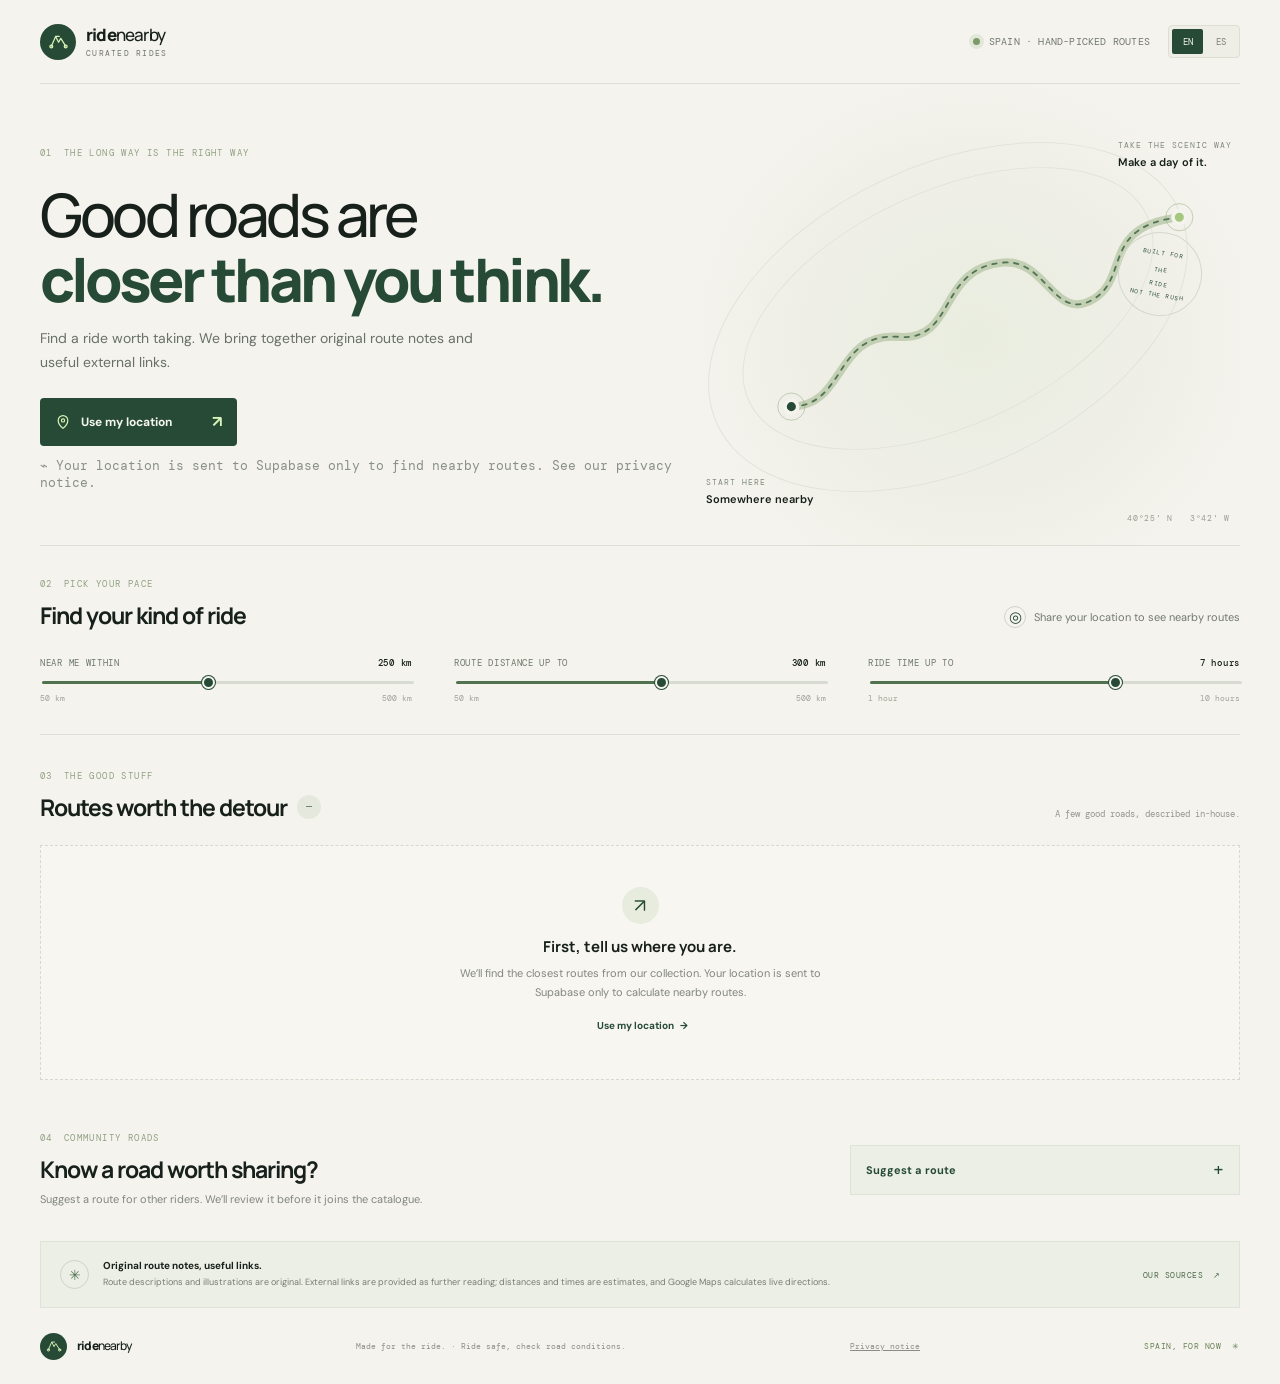
<file: index.html>
<!doctype html>
<html lang="en">
  <head>
    <meta charset="utf-8">
    <meta name="viewport" content="width=device-width, initial-scale=1, viewport-fit=cover">
    <meta name="theme-color" content="#f4f3ed">
    <meta name="description" content="Discover original, nearby motorcycle routes in Spain and open them in Google Maps.">
    <title>Ride Nearby — Curated motorcycle routes</title>
    <link rel="icon" href="./icon.svg" type="image/svg+xml">
    <link rel="manifest" href="./manifest.webmanifest">
    <link rel="stylesheet" href="./styles.css">
  </head>
  <body>
    <header class="topbar">
      <a class="brand" href="./" aria-label="Ride Nearby home" data-i18n-aria-label="brandHomeLabel">
        <span class="brand-mark" aria-hidden="true">
          <svg viewBox="0 0 32 32" fill="none"><path d="M6 22.5 12 9l4.1 8.1 3.1-5.4L26 22.5"/><circle cx="6" cy="23" r="2"/><circle cx="26" cy="23" r="2"/><path d="M12 9h5"/></svg>
        </span>
        <span>ride<span class="brand-light">nearby</span><small data-i18n="brandSubtitle">CURATED RIDES</small></span>
      </a>
      <div class="topbar-actions">
        <div class="topbar-note"><span class="live-dot"></span><span id="top-location" data-i18n="topLocationDefault">Spain · hand-picked routes</span></div>
        <div class="language-switch" role="group" aria-label="Select language" data-i18n-aria-label="languageGroupLabel">
          <button type="button" class="language-option is-active" data-language="en" aria-pressed="true" aria-label="Switch language to English" data-i18n-aria-label="switchToEnglish">EN</button>
          <button type="button" class="language-option" data-language="es" aria-pressed="false" aria-label="Cambiar idioma a español" data-i18n-aria-label="switchToSpanish">ES</button>
        </div>
      </div>
    </header>

    <main>
      <section class="hero" aria-labelledby="hero-title">
        <div class="hero-copy">
          <div class="eyebrow"><span>01</span> <span data-i18n="heroEyebrow">THE LONG WAY IS THE RIGHT WAY</span></div>
          <h1 id="hero-title"><span data-i18n="heroTitleLead">Good roads are</span><br><em data-i18n="heroTitleEm">closer than you think.</em></h1>
          <p data-i18n="heroDescription">Find a ride worth taking. We bring together original route notes and useful external links.</p>
          <button class="location-button" id="locate-button" type="button">
            <svg viewBox="0 0 20 20" aria-hidden="true"><path d="M10 18s6-5.2 6-10a6 6 0 1 0-12 0c0 4.8 6 10 6 10Z"/><circle cx="10" cy="8" r="2"/></svg>
            <span id="locate-label" data-i18n="useLocation">Use my location</span>
            <span class="button-arrow" aria-hidden="true">↗</span>
          </button>
          <p class="privacy-note"><span aria-hidden="true">⌁</span> <span data-i18n="privacyNote">Your location is sent to Supabase only to find nearby routes. See our privacy notice.</span></p>
        </div>

        <div class="hero-art" aria-hidden="true">
          <div class="art-orbit orbit-one"></div>
          <div class="art-orbit orbit-two"></div>
          <svg class="art-route" viewBox="0 0 560 340" fill="none">
            <path class="route-shadow" d="M71 277c61-1 47-83 119-77 63 5 42-76 115-82 48-4 56 67 100 40 39-24 8-80 94-90"/>
            <path class="route-line" d="M71 277c61-1 47-83 119-77 63 5 42-76 115-82 48-4 56 67 100 40 39-24 8-80 94-90"/>
            <circle class="route-point" cx="71" cy="277" r="7"/><circle class="route-point end" cx="499" cy="68" r="7"/>
            <circle class="route-ring" cx="71" cy="277" r="15"/><circle class="route-ring" cx="499" cy="68" r="15"/>
          </svg>
          <div class="art-label label-start"><span data-i18n="artStartLabel">START HERE</span><b data-i18n="artStartText">Somewhere nearby</b></div>
          <div class="art-label label-end"><span data-i18n="artEndLabel">TAKE THE SCENIC WAY</span><b data-i18n="artEndText">Make a day of it.</b></div>
          <div class="art-stamp"><span data-i18n="artStampTop">BUILT FOR</span><strong><span data-i18n="artStampLine1">THE</span><br><span data-i18n="artStampLine2">RIDE</span></strong><span data-i18n="artStampBottom">NOT THE RUSH</span></div>
          <span class="art-coord">40°25' N &nbsp; 3°42' W</span>
        </div>
      </section>

      <section class="finder" aria-labelledby="finder-title">
        <div class="finder-heading">
          <div>
            <div class="eyebrow"><span>02</span> <span data-i18n="finderEyebrow">PICK YOUR PACE</span></div>
            <h2 id="finder-title" data-i18n="finderTitle">Find your kind of ride</h2>
          </div>
          <div class="location-status" id="location-status" role="status" aria-live="polite">
            <span class="status-icon" aria-hidden="true">◎</span>
            <span id="status-copy" data-i18n="statusNeedLocation">Share your location to see nearby routes</span>
          </div>
        </div>

        <div class="filters" aria-label="Route filters" data-i18n-aria-label="filtersLabel">
          <label class="filter-control">
            <span class="filter-label"><span data-i18n="radiusLabel">NEAR ME WITHIN</span><output id="radius-output" for="radius-filter">250 km</output></span>
            <input id="radius-filter" type="range" min="50" max="500" step="50" value="250" aria-label="Maximum distance from my location" data-i18n-aria-label="radiusAriaLabel">
            <span class="range-ends"><span>50 km</span><span>500 km</span></span>
          </label>
          <label class="filter-control">
            <span class="filter-label"><span data-i18n="distanceLabel">ROUTE DISTANCE UP TO</span><output id="distance-output" for="distance-filter">300 km</output></span>
            <input id="distance-filter" type="range" min="50" max="500" step="25" value="300" aria-label="Maximum route distance" data-i18n-aria-label="distanceAriaLabel">
            <span class="range-ends"><span>50 km</span><span>500 km</span></span>
          </label>
          <label class="filter-control">
            <span class="filter-label"><span data-i18n="timeLabel">RIDE TIME UP TO</span><output id="time-output" for="time-filter">7 hours</output></span>
            <input id="time-filter" type="range" min="1" max="10" step="1" value="7" aria-label="Maximum ride time" data-i18n-aria-label="timeAriaLabel">
            <span class="range-ends"><span data-i18n="oneHour">1 hour</span><span data-i18n="tenHours">10 hours</span></span>
          </label>
        </div>
      </section>

      <section class="results" aria-labelledby="results-title">
        <div class="results-heading">
          <div>
            <div class="eyebrow"><span>03</span> <span data-i18n="resultsEyebrow">THE GOOD STUFF</span></div>
            <h2 id="results-title"><span data-i18n="resultsTitle">Routes worth the detour</span> <span id="route-count" class="count-badge">—</span></h2>
          </div>
          <span class="sort-note" id="sort-note" data-i18n="sortNoteDefault">A few good roads, picked by people who ride.</span>
        </div>
        <div class="route-grid" id="route-list" aria-live="polite">
          <div class="empty-state" id="empty-state">
            <span class="empty-icon" aria-hidden="true">↗</span>
            <h3 data-i18n="emptyNeedLocationTitle">First, tell us where you are.</h3>
            <p data-i18n="emptyNeedLocationMessage">We’ll find the closest routes from our collection. Your location is sent to Supabase only to calculate nearby routes.</p>
            <button class="text-button" type="button" data-locate><span data-i18n="useLocation">Use my location</span> <span aria-hidden="true">→</span></button>
          </div>
        </div>
      </section>

      <aside class="backend-note" id="backend-note" role="status" aria-live="polite">
        <span class="backend-note-icon" aria-hidden="true">i</span>
        <span id="backend-note-copy" data-i18n="databaseDemo">Demo mode: showing the sample routes. Connect Supabase to load the live catalogue and receive suggestions.</span>
      </aside>

      <section class="suggest-section" aria-labelledby="suggest-title">
        <div class="suggest-heading">
          <div>
            <div class="eyebrow"><span>04</span> <span data-i18n="suggestEyebrow">COMMUNITY ROADS</span></div>
            <h2 id="suggest-title" data-i18n="suggestTitle">Know a road worth sharing?</h2>
            <p data-i18n="suggestDescription">Suggest a route for other riders. We’ll review it before it joins the catalogue.</p>
          </div>
          <details class="suggest-panel" id="suggest-panel">
            <summary><span data-i18n="suggestAction">Suggest a route</span><span class="summary-mark" aria-hidden="true">+</span></summary>
            <div class="suggest-form-wrap">
              <p class="form-status" id="submit-status" role="status" aria-live="polite" data-i18n="submissionNotConfigured">Suggestions are not enabled yet. Connect Supabase and anti-spam protection to accept them.</p>
              <form id="route-submission-form" action="javascript:void(0)" onsubmit="return false">
                <label class="form-field">
                  <span data-i18n="formNameLabel">Route name</span>
                  <input name="proposedName" type="text" minlength="3" maxlength="100" required autocomplete="off" placeholder="e.g. The old mountain road" data-i18n-placeholder="formNamePlaceholder">
                </label>
                <label class="form-field">
                  <span data-i18n="formStartLabel">Starting town</span>
                  <input name="startName" type="text" minlength="2" maxlength="120" required autocomplete="off" placeholder="e.g. Ronda" data-i18n-placeholder="formStartPlaceholder">
                </label>
                <label class="form-field form-field-wide">
                  <span data-i18n="formStopsLabel">Stops, in order</span>
                  <textarea name="stops" rows="4" required placeholder="One place per line. Repeat the start at the end for a loop." data-i18n-placeholder="formStopsPlaceholder"></textarea>
                </label>
                <label class="form-field form-field-wide">
                  <span data-i18n="formRouteLinkLabel">Route link</span>
                  <input name="routeUrl" type="url" maxlength="1000" required placeholder="Google Maps, Kurviger or another route link" data-i18n-placeholder="formRouteLinkPlaceholder">
                </label>
                <label class="form-field form-field-wide">
                  <span data-i18n="formRoadsLabel">Main roads or mountain passes</span>
                  <input name="mainRoads" type="text" maxlength="500" placeholder="e.g. N-260 · Port del Cantó · Coll de la Creueta" data-i18n-placeholder="formRoadsPlaceholder">
                </label>
                <label class="form-field">
                  <span data-i18n="formDistanceLabel">Approx. distance (km)</span>
                  <input name="distanceKm" type="number" min="1" max="2000" step="1" required placeholder="120" data-i18n-placeholder="formDistancePlaceholder">
                </label>
                <label class="form-field">
                  <span data-i18n="formDurationLabel">Approx. ride time (hours)</span>
                  <input name="durationHours" type="number" min="0.5" max="48" step="0.5" required placeholder="3" data-i18n-placeholder="formDurationPlaceholder">
                </label>
                <label class="form-field form-field-wide">
                  <span data-i18n="formReasonLabel">Why do you recommend it?</span>
                  <textarea name="recommendationReason" rows="3" minlength="20" maxlength="1500" required placeholder="Tell us what makes this ride special…" data-i18n-placeholder="formReasonPlaceholder"></textarea>
                </label>
                <label class="form-field form-field-wide">
                  <span data-i18n="formSourceLabel">Source link (optional)</span>
                  <input name="sourceUrl" type="url" maxlength="1000" placeholder="https://…" data-i18n-placeholder="formSourcePlaceholder">
                </label>
                <div class="form-field-wide captcha-slot" id="turnstile-widget"></div>
                <div class="form-actions form-field-wide">
                  <span data-i18n="proposalPrivacy">No account or email needed. Suggestions stay private until approved.</span>
                  <button class="maps-link submit-button" id="submit-route-button" type="submit" disabled><span data-i18n="formSubmit">Send for review</span> <span aria-hidden="true">↗</span></button>
                </div>
              </form>
            </div>
          </details>
        </div>
      </section>

      <aside class="source-note">
        <div class="source-icon" aria-hidden="true">✳</div>
        <div><strong data-i18n="sourceTitle">Original route notes, useful links.</strong><span data-i18n="sourceDescription">Route descriptions and illustrations are original. External links are provided as further reading; distances and times are estimates, and Google Maps calculates live directions.</span></div>
        <a href="https://www.motociclismo.es/rutas/rutas-moto-sierra-espana_181789_102.html" target="_blank" rel="noopener noreferrer"><span data-i18n="sourceLink">OUR SOURCES</span> <span aria-hidden="true">↗</span></a>
      </aside>
    </main>

    <footer class="footer">
      <a class="brand footer-brand" href="./" aria-label="Ride Nearby home" data-i18n-aria-label="brandHomeLabel">
        <span class="brand-mark" aria-hidden="true"><svg viewBox="0 0 32 32" fill="none"><path d="M6 22.5 12 9l4.1 8.1 3.1-5.4L26 22.5"/><circle cx="6" cy="23" r="2"/><circle cx="26" cy="23" r="2"/><path d="M12 9h5"/></svg></span>
        <span>ride<span class="brand-light">nearby</span></span>
      </a>
         <span data-i18n="footerNote">Made for the ride. &nbsp;·&nbsp; Ride safe, check road conditions.</span>
         <a href="./privacy.html" data-i18n="privacyLink">Privacy notice</a>
        <span class="footer-country"><span data-i18n="footerCountry">SPAIN, FOR NOW</span>&nbsp; <span>✳</span></span>
    </footer>

    <template id="route-card-template">
      <article class="route-card">
        <div class="card-topline"><span class="route-region"></span><span class="route-nearby"></span></div>
        <div class="route-illustration" aria-hidden="true">
          <div class="scene-visual"></div>
          <svg viewBox="0 0 360 130" preserveAspectRatio="xMidYMid slice">
            <path class="landscape-back" d="M0 94 56 48l36 29 55-57 45 46 48-35 53 41 67-47v105H0Z"/>
            <path class="landscape-front" d="m0 105 53-31 38 21 52-38 35 26 47-20 43 28 48-25 44 22v42H0Z"/>
            <path class="illustration-road-shadow" d="M-10 111c70-52 86 31 145-9s69-62 113-40 62-2 132-55"/>
            <path class="illustration-road" d="M-10 111c70-52 86 31 145-9s69-62 113-40 62-2 132-55"/>
            <circle class="illustration-dot" cx="-3" cy="107" r="5"/><circle class="illustration-dot illustration-dot-end" cx="354" cy="8" r="5"/>
          </svg>
          <span class="scene-mark" aria-hidden="true"></span>
          <span class="scene-caption"></span>
          <span class="route-number"></span>
          <span class="route-tag" data-i18n="editorPick">EDITOR’S PICK</span>
        </div>
        <div class="card-body">
          <div class="route-title-row"><h3 class="route-title"></h3><span class="difficulty"></span></div>
          <p class="route-description"></p>
          <div class="route-stops"><span class="stops-icon" aria-hidden="true">⌁</span><span class="stops-text"></span></div>
          <div class="route-facts"><span><strong class="route-distance"></strong><small data-i18n="factDistance">DISTANCE</small></span><i></i><span><strong class="route-duration"></strong><small data-i18n="factRideTime">RIDE TIME</small></span><i></i><span><strong class="route-start"></strong><small data-i18n="factStart">START</small></span></div>
          <div class="card-bottom"><a class="source-link" target="_blank" rel="noopener noreferrer"><span data-i18n="sourceGuide">Source guide</span> <span aria-hidden="true">↗</span></a><a class="maps-link" target="_blank" rel="noopener noreferrer"><span data-i18n="openMaps">Open in Google Maps</span> <span aria-hidden="true">↗</span></a></div>
        </div>
      </article>
    </template>

    <script src="./supabase-config.js" defer></script>
    <script src="./routes.js" defer></script>
    <script src="./app.js" defer></script>
  </body>
</html>
</file>
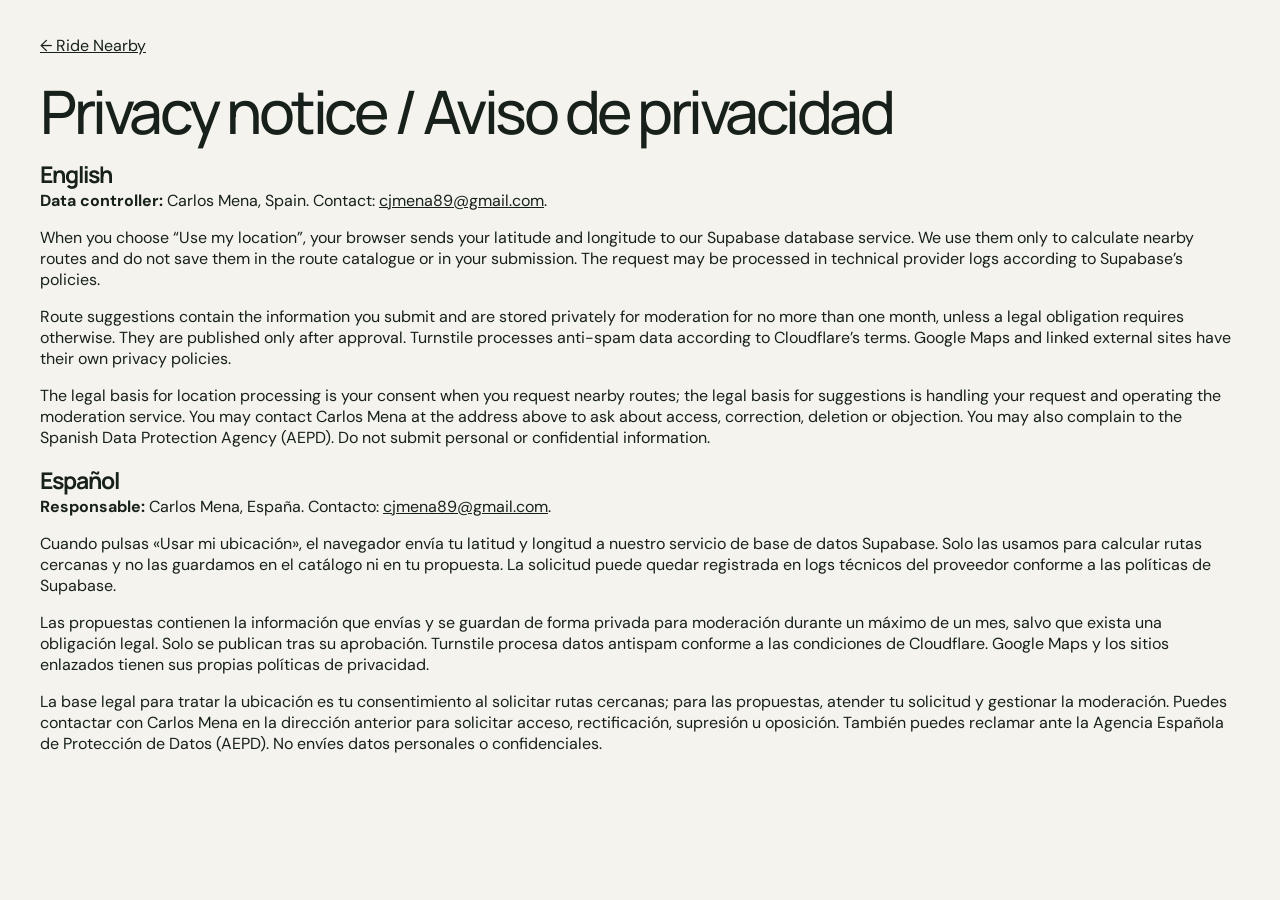
<file: privacy.html>
<!doctype html>
<html lang="en">
<head>
  <meta charset="utf-8"><meta name="viewport" content="width=device-width, initial-scale=1">
  <title>Ride Nearby — Privacy notice</title><link rel="stylesheet" href="./styles.css">
</head>
<body><main class="results privacy-page">
  <p><a href="./">← Ride Nearby</a></p>
  <h1>Privacy notice / Aviso de privacidad</h1>
  <h2>English</h2>
  <p><strong>Data controller:</strong> Carlos Mena, Spain. Contact: <a href="mailto:cjmena89@gmail.com">cjmena89@gmail.com</a>.</p>
  <p>When you choose “Use my location”, your browser sends your latitude and longitude to our Supabase database service. We use them only to calculate nearby routes and do not save them in the route catalogue or in your submission. The request may be processed in technical provider logs according to Supabase’s policies.</p>
  <p>Route suggestions contain the information you submit and are stored privately for moderation for no more than one month, unless a legal obligation requires otherwise. They are published only after approval. Turnstile processes anti-spam data according to Cloudflare’s terms. Google Maps and linked external sites have their own privacy policies.</p>
  <p>The legal basis for location processing is your consent when you request nearby routes; the legal basis for suggestions is handling your request and operating the moderation service. You may contact Carlos Mena at the address above to ask about access, correction, deletion or objection. You may also complain to the Spanish Data Protection Agency (AEPD). Do not submit personal or confidential information.</p>
  <h2>Español</h2>
  <p><strong>Responsable:</strong> Carlos Mena, España. Contacto: <a href="mailto:cjmena89@gmail.com">cjmena89@gmail.com</a>.</p>
  <p>Cuando pulsas «Usar mi ubicación», el navegador envía tu latitud y longitud a nuestro servicio de base de datos Supabase. Solo las usamos para calcular rutas cercanas y no las guardamos en el catálogo ni en tu propuesta. La solicitud puede quedar registrada en logs técnicos del proveedor conforme a las políticas de Supabase.</p>
  <p>Las propuestas contienen la información que envías y se guardan de forma privada para moderación durante un máximo de un mes, salvo que exista una obligación legal. Solo se publican tras su aprobación. Turnstile procesa datos antispam conforme a las condiciones de Cloudflare. Google Maps y los sitios enlazados tienen sus propias políticas de privacidad.</p>
  <p>La base legal para tratar la ubicación es tu consentimiento al solicitar rutas cercanas; para las propuestas, atender tu solicitud y gestionar la moderación. Puedes contactar con Carlos Mena en la dirección anterior para solicitar acceso, rectificación, supresión u oposición. También puedes reclamar ante la Agencia Española de Protección de Datos (AEPD). No envíes datos personales o confidenciales.</p>
</main></body>
</html>
</file>
<file: styles.css>
@import url('https://fonts.googleapis.com/css2?family=DM+Mono:wght@400;500&family=DM+Sans:wght@400;500;600;700&family=Manrope:wght@400;500;600;700;800&display=swap');

:root {
  color-scheme: light;
  --paper: #f4f3ed;
  --paper-deep: #eae9e0;
  --ink: #17201a;
  --muted: #71786f;
  --line: #deded4;
  --green: #264a36;
  --green-bright: #b9e48b;
  --lime: #d9f3b8;
  --mono: 'DM Mono', ui-monospace, SFMono-Regular, Menlo, monospace;
  --sans: 'DM Sans', -apple-system, BlinkMacSystemFont, 'Segoe UI', sans-serif;
  --display: 'Manrope', var(--sans);
}

* { box-sizing: border-box; }
html { scroll-behavior: smooth; }
body { margin: 0; background: var(--paper); color: var(--ink); font-family: var(--sans); -webkit-font-smoothing: antialiased; }
button, input { font: inherit; }
a { color: inherit; }
.topbar, main, .footer { width: min(1320px, calc(100% - 80px)); margin-inline: auto; }
.topbar { height: 84px; display: flex; align-items: center; justify-content: space-between; border-bottom: 1px solid var(--line); }
.topbar-actions { display: flex; align-items: center; gap: 18px; }
.language-switch { display: inline-flex; align-items: center; gap: 2px; padding: 3px; border: 1px solid var(--line); border-radius: 4px; background: #eeede6; }
.language-option { min-width: 31px; height: 25px; padding: 0 6px; border: 0; border-radius: 2px; background: transparent; color: #7b8177; cursor: pointer; font: 9px var(--mono); transition: background .15s, color .15s; }
.language-option:hover { color: var(--green); }
.language-option.is-active { background: var(--green); color: #f7f7ef; }
.brand { display: inline-flex; align-items: center; gap: 10px; font-family: var(--display); font-size: 17px; font-weight: 800; line-height: 1; letter-spacing: -.8px; text-decoration: none; }
.brand-mark { width: 36px; height: 36px; border-radius: 50%; background: var(--green); display: grid; place-items: center; }
.brand-mark svg { width: 23px; stroke: var(--lime); stroke-width: 1.7; stroke-linecap: round; stroke-linejoin: round; }
.brand-light { font-weight: 500; }
.brand small { display: block; margin-top: 5px; color: var(--muted); font: 8px var(--mono); letter-spacing: 1.25px; }
.topbar-note { display: flex; align-items: center; gap: 9px; color: var(--muted); font: 10px var(--mono); letter-spacing: .2px; text-transform: uppercase; }
.live-dot { width: 7px; height: 7px; border-radius: 50%; background: #7d9b69; box-shadow: 0 0 0 4px #e1e8d9; }

.hero { min-height: 440px; display: grid; grid-template-columns: 1.1fr .9fr; position: relative; overflow: hidden; border-bottom: 1px solid var(--line); }
.hero-copy { padding: 63px 0 54px; position: relative; z-index: 1; }
.eyebrow { display: flex; align-items: center; gap: 11px; color: #657163; font: 9px var(--mono); letter-spacing: 1.4px; }
.eyebrow > span { color: #91a184; }
h1, h2, h3, p { margin-top: 0; }
h1 { margin: 23px 0 14px; font: 500 clamp(37px, 4.7vw, 60px)/1.08 var(--display); letter-spacing: -3.5px; }
h1 em { color: var(--green); font-style: normal; font-weight: 800; }
.hero-copy > p:not(.privacy-note) { max-width: 440px; margin-bottom: 23px; color: #687069; font-size: 14px; line-height: 1.75; }
.location-button { height: 48px; min-width: 197px; padding: 0 15px; border: 0; border-radius: 4px; background: var(--green); color: #f5f6ed; display: inline-flex; align-items: center; gap: 10px; cursor: pointer; font-size: 12px; font-weight: 700; transition: background .2s, transform .2s; }
.location-button:hover { background: #355d45; transform: translateY(-1px); }
.location-button:focus-visible, a:focus-visible, button:focus-visible, input:focus-visible { outline: 3px solid #98bd6b; outline-offset: 3px; }
.location-button svg { width: 16px; stroke: var(--lime); stroke-width: 1.5; fill: none; stroke-linecap: round; stroke-linejoin: round; }
.button-arrow { margin-left: auto; color: var(--lime); font-size: 16px; }
.privacy-note { margin: 11px 0 0; color: #899087; font: 9px var(--mono); }
.privacy-note span { margin-right: 3px; font-size: 13px; }

.hero-art { min-height: 390px; position: relative; align-self: stretch; overflow: hidden; background: radial-gradient(ellipse at 51% 55%, #e9eddf 0%, #f0efe8 53%, transparent 72%); }
.art-orbit { position: absolute; border: 1px solid #e2e4da; border-radius: 50%; transform: rotate(-25deg); }
.orbit-one { width: 440px; height: 235px; top: 107px; left: 28px; }
.orbit-two { width: 510px; height: 304px; top: 81px; left: -7px; }
.art-route { position: absolute; width: 94%; height: 88%; left: 5%; top: 5%; overflow: visible; }
.route-shadow { stroke: #c4d0b4; stroke-width: 9; stroke-linecap: round; }
.route-line { stroke: #527456; stroke-width: 2; stroke-dasharray: 5 7; stroke-linecap: round; }
.route-point { fill: var(--green); stroke: #f4f3ed; stroke-width: 4; }
.route-point.end { fill: #a5c87e; }
.route-ring { fill: none; stroke: #7e9a6c; stroke-width: 1; opacity: .45; }
.art-label { position: absolute; display: grid; gap: 5px; }
.art-label span { color: #828c7e; font: 8px var(--mono); letter-spacing: 1px; }
.art-label b { font: 600 11px var(--sans); }
.label-start { bottom: 39px; left: 6px; }
.label-end { top: 56px; right: 8px; }
.art-stamp { position: absolute; top: 148px; right: 38px; width: 84px; height: 84px; border: 1px solid #d5d9cb; border-radius: 50%; display: grid; place-content: center; text-align: center; transform: rotate(9deg); color: var(--green); }
.art-stamp span { font: 6px var(--mono); letter-spacing: .5px; }
.art-stamp strong { margin: 3px 0; font: 800 15px/.95 var(--display); letter-spacing: -1px; }
.art-coord { position: absolute; bottom: 22px; right: 10px; color: #9a9e94; font: 8px var(--mono); letter-spacing: .7px; }

.finder { padding: 32px 0 31px; border-bottom: 1px solid var(--line); }
.finder-heading, .results-heading { display: flex; align-items: end; justify-content: space-between; gap: 20px; }
h2 { margin: 9px 0 0; font: 700 23px var(--display); letter-spacing: -1px; }
.location-status { max-width: 360px; margin-bottom: 3px; display: flex; gap: 8px; align-items: center; color: #737a70; font-size: 11px; }
.status-icon { display: grid; place-items: center; width: 22px; height: 22px; border: 1px solid #cfd5c9; border-radius: 50%; color: var(--green); font-size: 15px; }
.location-status.is-ready .status-icon { color: #446b42; background: #e7efdf; border-color: #d4e2c9; }
.location-status.is-error .status-icon { color: #a2543d; background: #f3e6df; border-color: #e7cfc3; }
.filters { display: grid; grid-template-columns: repeat(3, 1fr); gap: 42px; padding: 26px 0 0; }
.filter-control { min-width: 0; display: block; }
.filter-label { display: flex; justify-content: space-between; gap: 8px; margin-bottom: 12px; color: #6e786c; font: 9px var(--mono); letter-spacing: .7px; }
.filter-label output { color: var(--ink); font-weight: 500; white-space: nowrap; }
input[type="range"] { display: block; width: 100%; height: 3px; appearance: none; border-radius: 8px; background: linear-gradient(to right, #50724e 0%, #50724e var(--range-progress, 50%), #d8dbd1 var(--range-progress, 50%), #d8dbd1 100%); cursor: pointer; }
input[type="range"]::-webkit-slider-thumb { width: 13px; height: 13px; appearance: none; border: 2px solid var(--paper); border-radius: 50%; background: var(--green); box-shadow: 0 0 0 1px var(--green); }
input[type="range"]::-moz-range-thumb { width: 10px; height: 10px; border: 2px solid var(--paper); border-radius: 50%; background: var(--green); box-shadow: 0 0 0 1px var(--green); }
.range-ends { display: flex; justify-content: space-between; margin-top: 9px; color: #a0a399; font: 8px var(--mono); }

.results { padding: 35px 0 41px; }
.results-heading { margin-bottom: 22px; }
.results-heading h2 { display: flex; align-items: center; gap: 10px; }
.count-badge { display: inline-grid; min-width: 24px; height: 24px; padding: 0 6px; place-items: center; border-radius: 50px; background: #e5e9dd; color: #55704e; font: 10px var(--mono); letter-spacing: 0; }
.sort-note { padding-bottom: 3px; color: #93978e; font: 9px var(--mono); }
.route-grid { display: grid; grid-template-columns: repeat(2, minmax(0, 1fr)); gap: 18px; }
.route-card { overflow: hidden; background: #faf9f4; border: 1px solid #e4e3d9; border-radius: 4px; transition: transform .2s, box-shadow .2s; }
.route-card:hover { transform: translateY(-3px); box-shadow: 0 12px 30px #263b1b0d; }
.card-topline { display: flex; justify-content: space-between; padding: 13px 16px 10px; color: #778072; font: 8px var(--mono); letter-spacing: .7px; text-transform: uppercase; }
.route-region { color: #496a49; }
.route-nearby { color: #898d83; }
.route-illustration { position: relative; height: 119px; overflow: hidden; background: var(--route-sky, #e7ecdf); }
.scene-visual { position: absolute; inset: 0; z-index: 0; overflow: hidden; opacity: .92; }
.scene-visual::before, .scene-visual::after { content: ''; position: absolute; display: block; }
.scene-visual::before { width: 70px; height: 70px; top: -28px; right: 54px; border-radius: 50%; background: #fff8c888; }
.scene-visual::after { left: -5%; right: -5%; bottom: 0; height: 35%; background: #8ba98866; }
.scene-coast .scene-visual { background: linear-gradient(#b9dce4 0 61%, #6fa8aa 62% 100%); }
.scene-coast .scene-visual::before { width: 32px; height: 32px; top: 13px; right: 28px; background: #f5d986; }
.scene-coast .scene-visual::after { height: 30%; bottom: 0; background: repeating-radial-gradient(ellipse at 50% 100%, transparent 0 10px, #d5f0e8 11px 13px, transparent 14px 22px); opacity: .9; }
.scene-volcano .scene-visual { background: linear-gradient(#d9d8c5, #ece4d3); }
.scene-volcano .scene-visual::before { width: 180px; height: 115px; top: 24px; right: 35px; background: #9d9482; clip-path: polygon(0 100%, 40% 15%, 55% 52%, 68% 27%, 100% 100%); }
.scene-volcano .scene-visual::after { height: 16%; background: #b9a68a; }
.scene-vineyard .scene-visual { background: linear-gradient(#e6d9bb 0 55%, #bba16d 56% 100%); }
.scene-vineyard .scene-visual::before { inset: 54px -35px -32px 35%; width: auto; height: auto; border-radius: 0; background: repeating-linear-gradient(78deg, #758752 0 3px, transparent 4px 17px); transform: perspective(120px) rotateX(25deg); }
.scene-vineyard .scene-visual::after { width: 120px; height: 85px; top: 20px; left: 15px; background: #b1b898; clip-path: polygon(0 100%, 45% 12%, 100% 100%); }
.scene-forest .scene-visual { background: linear-gradient(#d4dfd3, #b4c9ad); }
.scene-forest .scene-visual::before { inset: 18px 15px 14px 20px; width: auto; height: auto; border-radius: 0; background: repeating-linear-gradient(120deg, transparent 0 20px, #557b5d 21px 28px, transparent 29px 47px); clip-path: polygon(0 100%, 8% 45%, 16% 100%, 29% 23%, 42% 100%, 57% 37%, 69% 100%, 83% 17%, 100% 100%); }
.scene-forest .scene-visual::after { height: 22%; background: #6c8d66; }
.scene-river .scene-visual { background: linear-gradient(145deg, #dce3d0 0 50%, #aac7bf 51% 100%); }
.scene-river .scene-visual::before { width: 110%; height: 30px; top: 55px; left: -5%; border-radius: 50%; background: #6fa6a5; transform: rotate(-8deg); box-shadow: 0 8px 0 #c9e1d677, 0 -8px 0 #c9e1d677; }
.scene-river .scene-visual::after { height: 20%; background: #7d9b78; }
.scene-island .scene-visual { background: linear-gradient(#b9dce5 0 58%, #62a9aa 59% 100%); }
.scene-island .scene-visual::before { width: 110px; height: 72px; top: 42px; left: 24px; background: #8fae84; clip-path: polygon(0 100%, 48% 20%, 100% 100%); }
.scene-island .scene-visual::after { width: 55px; height: 55px; top: 12px; right: 35px; border-radius: 50%; background: #f4d27c; }
.scene-pass .scene-visual { background: linear-gradient(#dfe4dc, #c9d5c6); }
.scene-pass .scene-visual::before { width: 210px; height: 105px; top: 20px; right: -10px; background: #839e83; clip-path: polygon(0 100%, 24% 45%, 40% 65%, 63% 8%, 82% 55%, 100% 25%, 100% 100%); }
.scene-pass .scene-visual::after { height: 18%; background: #78936f; }
.route-illustration svg { width: 100%; height: 100%; }
.landscape-back { fill: var(--route-back, #cbd6be); }
.landscape-front { fill: var(--route-front, #dbe2d2); }
.illustration-road-shadow { stroke: var(--route-road-shadow, #9eb28b) !important; stroke-width: 9; stroke-linecap: round; }
.illustration-road { stroke: #faf9f4; stroke-width: 2; stroke-dasharray: 4 5; stroke-linecap: round; }
.illustration-dot { fill: var(--green); stroke: #faf9f4; stroke-width: 3; }
.illustration-dot-end { fill: #91ac73; }
.scene-mark { position: absolute; top: 15px; right: 44px; display: grid; place-items: center; width: 38px; height: 38px; border: 1px solid #ffffff88; border-radius: 50%; color: #ffffffdd; font: 25px/1 var(--display); text-shadow: 0 1px 4px #30443466; }
.scene-caption { position: absolute; top: 61px; right: 15px; color: #ffffffdd; font: 7px var(--mono); letter-spacing: 1px; text-shadow: 0 1px 4px #30443466; }
.scene-coast .scene-mark::before { content: '≈'; }
.scene-vineyard .scene-mark::before { content: '⁙'; }
.scene-volcano .scene-mark::before { content: '⌃'; }
.scene-pass .scene-mark::before { content: '⌁'; }
.scene-island .scene-mark::before { content: '◒'; }
.scene-river .scene-mark::before { content: '≈'; }
.scene-city .scene-mark::before { content: '▥'; }
.scene-forest .scene-mark::before { content: '♣'; }
.route-number { position: absolute; right: 15px; top: 13px; color: #fff; font: 9px var(--mono); text-shadow: 0 1px 6px #324a36aa; }
.route-tag { position: absolute; bottom: 10px; left: 12px; padding: 5px 7px; background: #f4f3eddf; color: #426042; font: 7px var(--mono); letter-spacing: .7px; }
.card-body { padding: 16px 16px 0; }
.route-title-row { display: flex; align-items: start; justify-content: space-between; gap: 8px; }
.route-title { margin: 0; font: 700 17px/1.3 var(--display); letter-spacing: -.6px; }
.difficulty { margin-top: 1px; padding: 5px 7px; border: 1px solid #e0e3d9; border-radius: 2px; color: #737b6d; font: 7px var(--mono); letter-spacing: .5px; text-transform: uppercase; white-space: nowrap; }
.route-description { min-height: 35px; margin: 8px 0 13px; color: #757b72; font-size: 11px; line-height: 1.6; }
.route-stops { display: flex; align-items: baseline; gap: 7px; padding: 10px 0 11px; border-top: 1px solid #e9e8df; color: #737a71; font-size: 10px; line-height: 1.5; }
.stops-icon { color: #6c8a5c; font: 15px var(--mono); }
.route-facts { min-height: 48px; display: flex; align-items: center; gap: 13px; border-top: 1px solid #e9e8df; border-bottom: 1px solid #e9e8df; }
.route-facts > span { display: grid; gap: 4px; }
.route-facts strong { font: 600 11px var(--mono); }
.route-facts small { color: #96998f; font: 7px var(--mono); letter-spacing: .5px; }
.route-facts i { height: 21px; width: 1px; background: #e0e1d8; }
.card-bottom { min-height: 47px; display: flex; justify-content: space-between; align-items: center; gap: 8px; }
.source-link, .maps-link { text-decoration: none; font-size: 9px; }
.source-link { color: #858b7e; }
.source-link span { color: #65785d; }
.maps-link { padding: 9px 10px; border-radius: 3px; background: var(--green); color: #f7f7ef; font-weight: 600; transition: background .2s; }
.maps-link:hover { background: #355d45; }
.maps-link span { padding-left: 5px; color: var(--lime); }
.empty-state { grid-column: 1 / -1; min-height: 235px; display: flex; flex-direction: column; align-items: center; justify-content: center; border: 1px dashed #d6d9cc; background: #f7f6f0; text-align: center; }
.empty-icon { width: 37px; height: 37px; margin-bottom: 12px; display: grid; place-items: center; border-radius: 50%; background: #e7ecdf; color: var(--green); font-size: 19px; }
.empty-state h3 { margin: 0 0 7px; font: 700 15px var(--display); }
.empty-state p { max-width: 380px; margin: 0 20px 13px; color: #82877e; font-size: 11px; line-height: 1.65; }
.text-button { padding: 5px 0; border: 0; background: none; color: var(--green); cursor: pointer; font-size: 10px; font-weight: 700; }
.text-button span { padding-left: 4px; }
.empty-state.is-error .empty-icon { background: #f2e7de; color: #a2543d; }
.empty-state.is-error .text-button { color: #a2543d; }

.backend-note { display: flex; align-items: center; gap: 10px; margin: 0 0 25px; padding: 11px 13px; border: 1px solid #e5ddc9; background: #f1ecdf; color: #746b58; font-size: 9px; line-height: 1.55; }
.backend-note[hidden] { display: none; }
.backend-note-icon { width: 18px; height: 18px; flex: 0 0 auto; display: grid; place-items: center; border: 1px solid #cfc4a9; border-radius: 50%; font: 10px var(--mono); }
.suggest-section { padding: 11px 0 33px; }
.suggest-heading { display: flex; align-items: center; justify-content: space-between; gap: 24px; }
.suggest-heading h2 { margin-bottom: 6px; }
.suggest-heading > div > p { max-width: 470px; margin: 0; color: #82877e; font-size: 11px; line-height: 1.6; }
.suggest-panel { width: min(100%, 390px); border: 1px solid #dfe2d7; background: #ecefe6; }
.suggest-panel summary { min-height: 48px; display: flex; align-items: center; justify-content: space-between; gap: 12px; padding: 0 15px; color: var(--green); cursor: pointer; font-size: 11px; font-weight: 700; list-style: none; }
.suggest-panel summary::-webkit-details-marker { display: none; }
.suggest-panel summary::marker { content: ''; }
.suggest-panel[open] summary { border-bottom: 1px solid #dfe2d7; }
.summary-mark { font: 18px var(--mono); transition: transform .2s; }
.suggest-panel[open] .summary-mark { transform: rotate(45deg); }
.suggest-form-wrap { padding: 14px; }
.form-status { margin: 0 0 13px; padding: 9px 10px; border: 1px solid #dfdfd5; background: #f7f6f0; color: #70776d; font-size: 9px; line-height: 1.55; }
.form-status[hidden] { display: none; }
.form-status.is-success { border-color: #cbd9bd; background: #edf3e7; color: #44613f; }
.form-status.is-error { border-color: #e6cdc2; background: #f7ece6; color: #914e3d; }
#route-submission-form { display: grid; grid-template-columns: 1fr 1fr; gap: 11px; }
.form-field { min-width: 0; display: grid; gap: 6px; color: #687166; font: 8px var(--mono); letter-spacing: .25px; }
.form-field-wide { grid-column: 1 / -1; }
.form-field input, .form-field textarea { width: 100%; min-height: 37px; padding: 9px 10px; border: 1px solid #dedfd5; border-radius: 2px; background: #faf9f4; color: var(--ink); outline: none; font: 10px var(--sans); letter-spacing: 0; resize: vertical; }
.form-field textarea { min-height: 75px; line-height: 1.5; }
.form-field input::placeholder, .form-field textarea::placeholder { color: #a0a399; }
.form-field input:focus, .form-field textarea:focus { border-color: #78926a; box-shadow: 0 0 0 2px #78926a24; }
.captcha-slot { min-height: 0; }
.form-actions { display: flex; align-items: center; justify-content: space-between; gap: 14px; }
.form-actions > span { color: #858a80; font-size: 8px; line-height: 1.5; }
.submit-button { min-height: 36px; flex: 0 0 auto; border: 0; cursor: pointer; }
.submit-button:disabled { background: #929a8d; cursor: not-allowed; }

.source-note { display: flex; align-items: center; gap: 14px; padding: 17px 19px; border: 1px solid #dfe2d7; background: #ecefe6; }
.source-icon { width: 29px; height: 29px; flex: 0 0 auto; display: grid; place-items: center; border: 1px solid #cbd5c3; border-radius: 50%; color: #52714c; font-size: 14px; }
.source-note > div:nth-child(2) { display: grid; gap: 4px; }
.source-note strong { font-size: 10px; }
.source-note > div:nth-child(2) span { color: #767d70; font-size: 9px; line-height: 1.55; }
.source-note > a { flex: 0 0 auto; margin-left: auto; color: #4e6849; font: 8px var(--mono); letter-spacing: .5px; text-decoration: none; }
.source-note > a span { margin-left: 4px; }
.footer { min-height: 76px; display: flex; align-items: center; justify-content: space-between; gap: 15px; color: #898d84; font: 8px var(--mono); }
.footer-brand { color: var(--ink); font-size: 12px; }
.footer-brand .brand-mark { width: 27px; height: 27px; }
.footer-brand .brand-mark svg { width: 18px; }
.footer-country { letter-spacing: .5px; }
.footer-country span { color: #698255; }

@media (min-width: 1500px) { .hero { min-height: 465px; } .hero-copy { padding-top: 74px; } }
@media (max-width: 850px) {
  .topbar, main, .footer { width: min(100% - 48px, 680px); }
  .hero { grid-template-columns: 1fr .78fr; min-height: 395px; }
  .hero-copy { padding-top: 54px; }
  h1 { font-size: clamp(38px, 6vw, 52px); }
  .art-stamp { right: 10px; }
  .filters { gap: 20px; }
  .route-grid { gap: 12px; }
  .route-facts { gap: 9px; }
}
@media (max-width: 620px) {
  .topbar, main, .footer { width: calc(100% - 36px); }
  .topbar { height: 69px; }
  .topbar-note { font-size: 8px; }
  .topbar-actions { gap: 0; }
  .topbar-actions .topbar-note { display: none; }
  .brand { font-size: 15px; }
  .brand-mark { width: 32px; height: 32px; }
  .hero { min-height: auto; display: block; }
  .hero-copy { padding: 42px 0 24px; }
  h1 { margin: 19px 0 12px; font-size: clamp(38px, 10vw, 51px); letter-spacing: -2.7px; }
  .hero-copy > p:not(.privacy-note) { max-width: 360px; font-size: 13px; }
  .hero-art { min-height: 205px; margin: 0 -18px; }
  .art-route { width: 74%; height: 100%; top: 0; left: 8%; }
  .orbit-one { width: 320px; height: 190px; top: 7px; left: calc(50% - 150px); }
  .orbit-two { width: 370px; height: 240px; top: -17px; left: calc(50% - 175px); }
  .label-start { bottom: 19px; left: 18px; }
  .label-end { top: 20px; right: 18px; }
  .art-stamp { top: 67px; right: 12%; width: 67px; height: 67px; }
  .art-stamp strong { font-size: 12px; }
  .art-stamp span { font-size: 5px; }
  .art-coord { bottom: 10px; right: 16px; font-size: 7px; }
  .finder { padding: 27px 0 24px; }
  .finder-heading, .results-heading { align-items: start; flex-direction: column; gap: 12px; }
  h2 { font-size: 21px; }
  .location-status { margin: 0; }
  .filters { grid-template-columns: 1fr; gap: 18px; padding-top: 24px; }
  .filter-label { margin-bottom: 10px; }
  .range-ends { margin-top: 7px; }
  .results { padding: 27px 0 30px; }
  .results-heading { margin-bottom: 17px; }
  .results-heading h2 { font-size: 20px; }
  .sort-note { display: none; }
  .route-grid { grid-template-columns: 1fr; gap: 13px; }
  .route-illustration { height: 128px; }
  .route-description { min-height: 0; }
  .route-facts { gap: 16px; }
  .source-note { align-items: start; gap: 10px; padding: 14px 12px; }
  .source-icon { width: 25px; height: 25px; }
  .source-note strong { font-size: 9px; }
  .source-note > div:nth-child(2) span { font-size: 8px; }
  .source-note > a { align-self: center; font-size: 7px; }
  .suggest-section { padding: 5px 0 26px; }
  .suggest-heading { align-items: stretch; flex-direction: column; gap: 15px; }
  .suggest-panel { width: 100%; }
  .form-actions { align-items: flex-start; flex-direction: column; }
  .footer { min-height: 74px; flex-wrap: wrap; justify-content: space-between; gap: 5px; padding: 14px 0; }
  .footer > span:nth-child(2) { order: 3; flex-basis: 100%; }
  .footer-country { font-size: 7px; }
}
@media (prefers-reduced-motion: reduce) { *, *::before, *::after { scroll-behavior: auto !important; transition-duration: .01ms !important; } }
</file>
